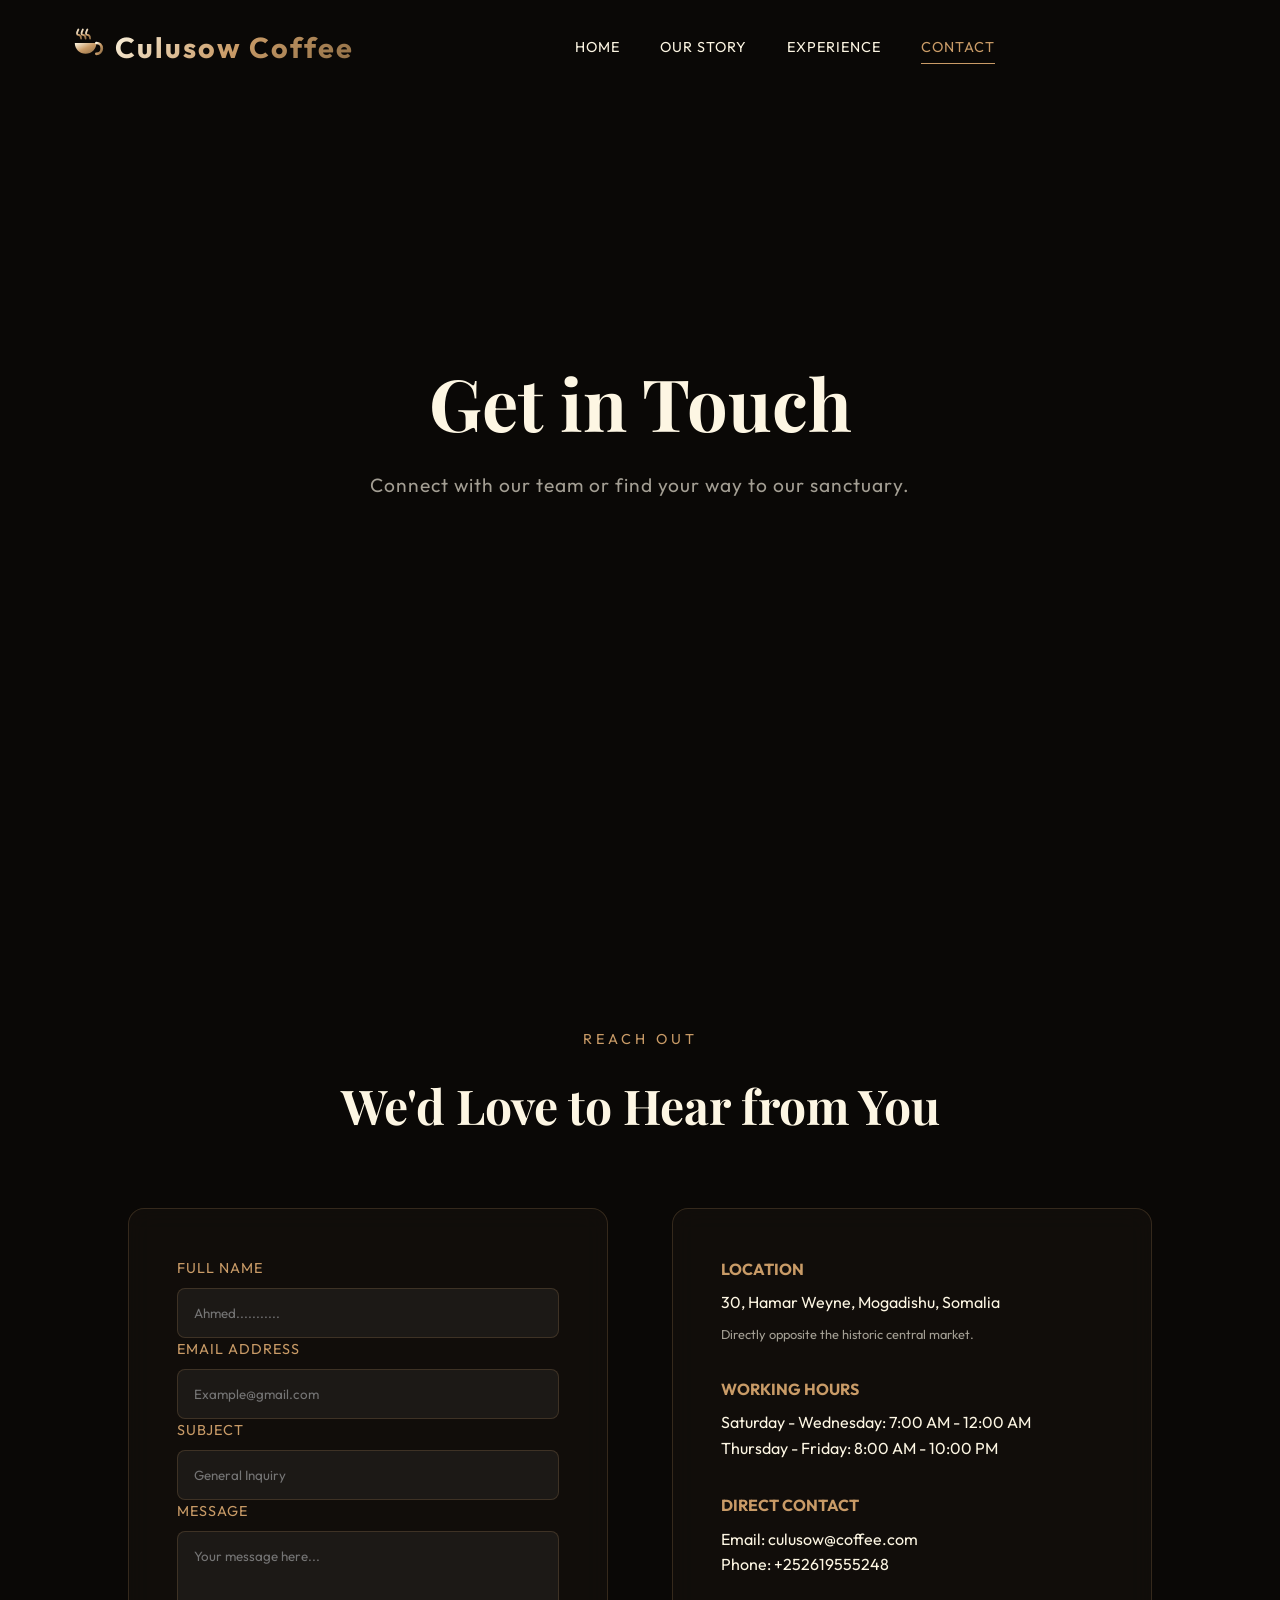
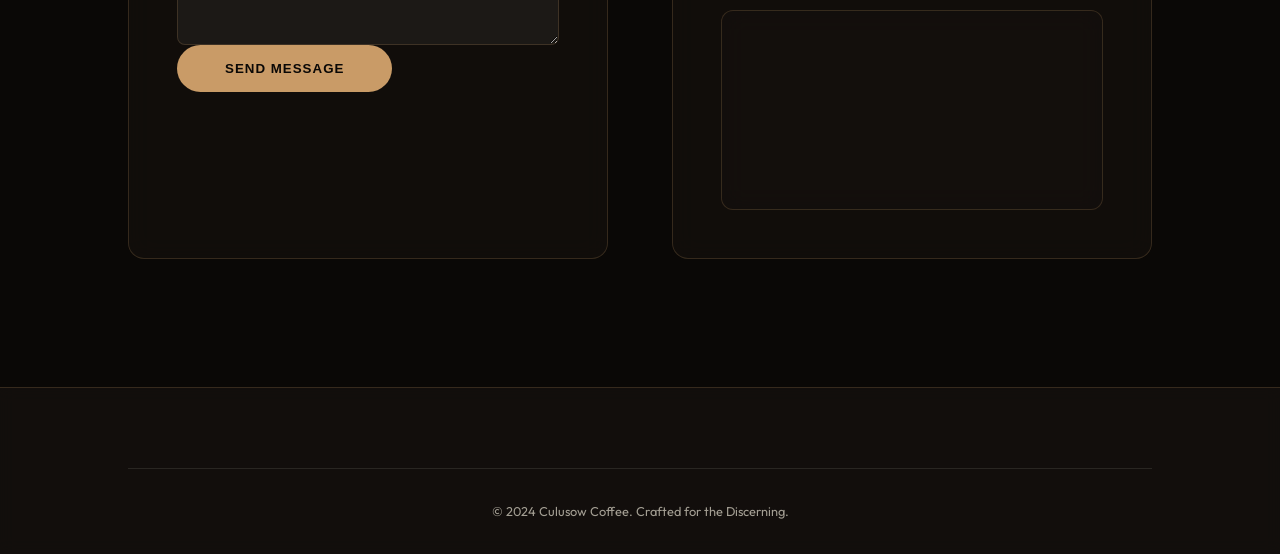
<file: contact.html>
<!DOCTYPE html>
<html lang="en">
<head>
    <meta charset="UTF-8">
    <meta name="viewport" content="width=device-width, initial-scale=1.0">
    <title>Contact | Culusow Coffee</title>
    <meta name="description" content="Get in touch with Culusow Coffee. Visit us in Mogadishu or reach out for inquiries and bookings.">
    <link rel="stylesheet" href="style.css">
    <style>
        .contact-container {
            display: grid;
            grid-template-columns: 1fr 1fr;
            gap: 4rem;
            margin-top: 4rem;
        }
        .contact-form {
            display: flex;
            flex-direction: column;
            gap: 1.5rem;
        }
        .form-group {
            display: flex;
            flex-direction: column;
            gap: 0.5rem;
        }
        .form-group label {
            font-size: 0.9rem;
            color: var(--accent-primary);
            text-transform: uppercase;
            letter-spacing: 1px;
        }
        .form-group input, .form-group textarea {
            background: rgba(255, 255, 255, 0.05);
            border: 1px solid var(--glass-border);
            padding: 1rem;
            border-radius: 8px;
            color: var(--text-primary);
            font-family: inherit;
            transition: var(--transition-fast);
        }
        .form-group input:focus, .form-group textarea:focus {
            outline: none;
            border-color: var(--accent-primary);
            background: rgba(255, 255, 255, 0.1);
        }
        .submit-btn {
            padding: 1rem 3rem;
            background: var(--accent-primary);
            border: none;
            border-radius: 50px;
            color: var(--bg-primary);
            font-weight: 600;
            text-transform: uppercase;
            letter-spacing: 1px;
            cursor: pointer;
            transition: var(--transition-smooth);
            align-self: flex-start;
        }
        .submit-btn:hover {
            opacity: 0.9;
            transform: translateY(-2px);
        }
        .contact-info-card {
            padding: 3rem;
        }
        .info-item {
            margin-bottom: 2rem;
        }
        .info-item h4 {
            color: var(--accent-primary);
            margin-bottom: 0.5rem;
            text-transform: uppercase;
            font-size: 1rem;
        }
        @media (max-width: 968px) {
            .contact-container { grid-template-columns: 1fr; }
        }
    </style>
</head>
<body>
    <nav id="navbar">
         <a href="#" class="logo" style="display: inline-flex; align-items: center; gap: 0.5rem; text-decoration: none;">
            <svg width="1.5em" height="1.5em" viewBox="0 0 48 48" fill="none" xmlns="http://www.w3.org/2000/svg">
                <defs>
                    <linearGradient id="goldGradientNav" x1="0%" y1="0%" x2="100%" y2="100%">
                        <stop offset="0%" stop-color="#fdf6e3" />
                        <stop offset="50%" stop-color="#c99b67" />
                        <stop offset="100%" stop-color="#8e6d45" />
                    </linearGradient>
                </defs>
                <path d="M12 20C12 26.6274 17.3726 32 24 32C30.6274 32 36 26.6274 36 20H12Z" fill="url(#goldGradientNav)"/>
                <path d="M36 20C39.3137 20 42 22.6863 42 26C42 29.3137 39.3137 32 36 32" stroke="url(#goldGradientNav)" stroke-width="3" stroke-linecap="round" fill="none"/>
                <path d="M19 15 Q19 11 16 11 T16 5" stroke="url(#goldGradientNav)" stroke-width="2" stroke-linecap="round" fill="none"/>
                <path d="M24 15 Q24 11 21 11 T21 5" stroke="url(#goldGradientNav)" stroke-width="2" stroke-linecap="round" fill="none"/>
                <path d="M29 15 Q29 11 26 11 T26 5" stroke="url(#goldGradientNav)" stroke-width="2" stroke-linecap="round" fill="none"/>
                <path d="M8 38H40" stroke="url(#goldGradientNav)" stroke-width="3" stroke-linecap="round" fill="none"/>
            </svg>
            <span style="background: linear-gradient(135deg, #fdf6e3 0%, #c99b67 50%, #8e6d45 100%); -webkit-background-clip: text; -webkit-text-fill-color: transparent;">Culusow Coffee</span>
        </a>
        <div class="nav-links">
            <a href="index.html">Home</a>
            <a href="story.html">Our Story</a>
            <a href="experience.html">Experience</a>
            <a href="contact.html" class="active">Contact</a>
        </div>
        <div class="mobile-menu-btn" id="mobile-btn">
            <span></span>
            <span></span>
            <span></span>
        </div>
    </nav>

    <header class="hero sub-hero" id="home">
        <div class="hero-bg" style="background-image: linear-gradient(to bottom, rgba(10, 8, 6, 0.4), rgba(10, 8, 6, 0.7)), url('https://images.unsplash.com/photo-1541167760496-1628856ab772?ixlib=rb-1.2.1&auto=format&fit=crop&w=1950&q=80');"></div>
        <div class="hero-content">
            <h1>Get in Touch</h1>
            <p>Connect with our team or find your way to our sanctuary.</p>
        </div>
    </header>

    <section class="contact-section">
        <div class="section-title reveal active">
            <span>Reach Out</span>
            <h2>We'd Love to Hear from You</h2>
        </div>

        <div class="contact-container reveal active">
            <div class="contact-form glass" style="padding: 3rem;">
                <form id="coffee-contact-form">
                    <div class="form-group">
                        <label for="name">Full Name</label>
                        <input type="text" id="name" placeholder="Ahmed..........." required>
                    </div>
                    <div class="form-group">
                        <label for="email">Email Address</label>
                        <input type="email" id="email" placeholder="Example@gmail.com" required>
                    </div>
                    <div class="form-group">
                        <label for="subject">Subject</label>
                        <input type="text" id="subject" placeholder="General Inquiry" required>
                    </div>
                    <div class="form-group">
                        <label for="message">Message</label>
                        <textarea id="message" rows="5" placeholder="Your message here..." required></textarea>
                    </div>
                    <button type="submit" class="submit-btn">Send Message</button>
                </form>
            </div>

            <div class="contact-info-card glass">
                <div class="info-item">
                    <h4>Location</h4>
                    <p>30, Hamar Weyne, Mogadishu, Somalia</p>
                    <p style="font-size: 0.8rem; margin-top: 0.5rem; color: var(--text-secondary);">Directly opposite the historic central market.</p>
                </div>
                <div class="info-item">
                    <h4>Working Hours</h4>
                    <p>Saturday - Wednesday: 7:00 AM - 12:00 AM</p>
                    <p>Thursday - Friday: 8:00 AM - 10:00 PM</p>
                </div>
                <div class="info-item">
                    <h4>Direct Contact</h4>
                    <p>Email: <a href="mailto:culusow@coffee.com" style="color: var(--text-primary); text-decoration: none;">culusow@coffee.com</a></p>
                    <p>Phone: +252619555248</p>
                </div>
                <!-- Map -->
                <div class="map-container glass" style="height: 200px; border-radius: 12px; margin-top: 2rem; overflow: hidden;">
                    <iframe width="100%" height="100%" frameborder="0" scrolling="no" marginheight="0" marginwidth="0" src="https://maps.google.com/maps?q=Hamar%20Weyne,%20Banadir,%20Somalia&t=&z=14&ie=UTF8&iwloc=&output=embed" style="border: none;"></iframe>
                </div>
            </div>
        </div>
    </section>

    <footer id="contact">
        <div class="footer-bottom">
            &copy; 2024 Culusow Coffee. Crafted for the Discerning.
        </div>
    </footer>

    <script src="script.js"></script>
    <script>
        document.getElementById('coffee-contact-form').addEventListener('submit', (e) => {
            e.preventDefault();
            alert('Thank you for your message! Our team will get back to you shortly.');
            e.target.reset();
        });
    </script>
</body>
</html>
</file>
<file: style.css>
@import url('https://fonts.googleapis.com/css2?family=Outfit:wght@300;400;600;700&family=Playfair+Display:ital,wght@0,400;0,700;1,400&display=swap');

:root {
  --bg-primary: #0a0806;
  --bg-secondary: #14110e;
  --accent-primary: #c99b67;
  --accent-secondary: #8e6d45;
  --text-primary: #fdf6e3;
  --text-secondary: #a39e93;
  --glass-bg: rgba(20, 17, 14, 0.7);
  --glass-border: rgba(201, 155, 103, 0.2);
  --transition-smooth: all 0.5s cubic-bezier(0.4, 0, 0.2, 1);
  --transition-fast: all 0.3s ease;
}

* {
  margin: 0;
  padding: 0;
  box-sizing: border-box;
}

html {
  scroll-behavior: smooth;
}

body {
  font-family: 'Outfit', sans-serif;
  background-color: var(--bg-primary);
  background-image: linear-gradient(rgba(10, 8, 6, 0.85), rgba(10, 8, 6, 0.85)), url('https://images.unsplash.com/photo-1495474472287-4d71bcdd2085?ixlib=rb-1.2.1&auto=format&fit=crop&w=1950&q=80');
  background-size: cover;
  background-position: center;
  background-attachment: fixed;
  color: var(--text-primary);
  line-height: 1.6;
  overflow-x: hidden;
}

h1, h2, h3, .accent-font {
  font-family: 'Playfair Display', serif;
}

/* Scrollbar */
::-webkit-scrollbar {
  width: 8px;
}

::-webkit-scrollbar-track {
  background: var(--bg-primary);
}

::-webkit-scrollbar-thumb {
  background: var(--accent-secondary);
  border-radius: 4px;
}

/* Glassmorphism Utility */
.glass {
  background: var(--glass-bg);
  backdrop-filter: blur(12px);
  -webkit-backdrop-filter: blur(12px);
  border: 1px solid var(--glass-border);
  border-radius: 16px;
}

/* Navigation */
nav {
  position: fixed;
  top: 0;
  width: 100%;
  padding: 1.5rem 5%;
  display: flex;
  justify-content: space-between;
  align-items: center;
  z-index: 1000;
  transition: var(--transition-smooth);
}

nav.scrolled {
  padding: 1rem 5%;
  background: rgba(10, 8, 6, 0.9);
  backdrop-filter: blur(10px);
}

.logo {
  font-size: 1.8rem;
  font-weight: 700;
  letter-spacing: 2px;
  color: var(--accent-primary);
  text-decoration: none;
}

.nav-links {
  display: flex;
  gap: 2.5rem;
}

.nav-links a { 
  text-decoration: none;
  color: var(--text-primary);
  font-weight: 400;
  font-size: 0.9rem;
  text-transform: uppercase;
  letter-spacing: 1px;
  transition: var(--transition-smooth);
  position: relative;
}

.nav-links a::after {
  content: '';
  position: absolute;
  bottom: -5px;
  left: 0;
  width: 0;
  height: 1px;
  background: var(--accent-primary);
  transition: var(--transition-smooth);
}

.nav-links a:hover::after {
  width: 100%;
}

.nav-links a:hover,
.nav-links a.active {
  color: var(--accent-primary);
}

.nav-links a.active::after {
  width: 100%;
}

/* Hero Section */
.hero {
  height: 100vh;
  width: 100%;
  display: flex;
  align-items: center;
  justify-content: center;
  position: relative;
  overflow: hidden;
  background: transparent;
}

.hero-bg {
  position: absolute;
  top: 0;
  left: 0;
  width: 100%;
  height: 100%;
  background-image: linear-gradient(to bottom, rgba(10, 8, 6, 0.3), rgba(10, 8, 6, 0.6)), url('https://images.unsplash.com/photo-1501339847302-ac426a4a7cbb?ixlib=rb-1.2.1&auto=format&fit=crop&w=1950&q=80');
  background-size: cover;
  background-position: center;
  z-index: -1;
  transform: scale(1.1);
  transition: transform 10s ease-out;
}

.hero:hover .hero-bg {
  transform: scale(1);
}

.hero-content {
  text-align: center;
  max-width: 900px;
  padding: 0 2rem;
}

.hero-content h1 {
  font-size: clamp(2.5rem, 8vw, 4.5rem);
  font-weight: 700;
  margin-bottom: 1.5rem;
  line-height: 1.2;
  opacity: 0;
  transform: translateY(30px);
  animation: fadeInUp 1s forwards 0.5s;
}

.hero-content p {
  font-size: 1.2rem;
  color: var(--text-secondary);
  margin-bottom: 2.5rem;
  letter-spacing: 1px;
  opacity: 0;
  transform: translateY(30px);
  animation: fadeInUp 1s forwards 0.8s;
}

.cta-btn {
  display: inline-block;
  padding: 1.2rem 3rem;
  background: var(--accent-primary);
  color: var(--bg-primary);
  text-decoration: none;
  font-weight: 600;
  border-radius: 50px;
  text-transform: uppercase;
  letter-spacing: 1px;
  transition: var(--transition-smooth);
  border: 1px solid var(--accent-primary);
  opacity: 0;
  transform: translateY(30px);
  animation: fadeInUp 1s forwards 1.1s;
}

.cta-btn:hover {
  background: transparent;
  color: var(--accent-primary);
}

/* Sections General */
section {
  padding: 8rem 10%;
  background: transparent;
}

.section-title {
  text-align: center;
  margin-bottom: 4rem;
}

.section-title span {
  display: block;
  font-size: 0.9rem;
  color: var(--accent-primary);
  text-transform: uppercase;
  letter-spacing: 4px;
  margin-bottom: 1rem;
}

.section-title h2 {
  font-size: 3rem;
  font-weight: 700;
}

/* About Section */
.about-grid {
  display: grid;
  grid-template-columns: 1fr 1fr;
  gap: 4rem;
  align-items: center;
}

.about-text h3 {
  font-size: 2.2rem;
  margin-bottom: 1.5rem;
}

.about-text p {
  color: var(--text-secondary);
  margin-bottom: 2rem;
  font-size: 1.1rem;
}

.about-image {
  position: relative;
  border-radius: 20px;
  overflow: hidden;
  height: 500px;
}

.about-image img {
  width: 100%;
  height: 100%;
  object-fit: cover;
  transition: var(--transition-smooth);
}

/* Menu Section */
.menu-filters {
  display: flex;
  justify-content: center;
  gap: 2rem;
  margin-bottom: 3rem;
}

.filter-btn {
  background: transparent;
  border: none;
  color: var(--text-secondary);
  font-family: inherit;
  font-size: 1rem;
  cursor: pointer;
  transition: var(--transition-smooth);
  padding-bottom: 5px;
  border-bottom: 1px solid transparent;
}

.filter-btn.active, .filter-btn:hover {
  color: var(--accent-primary);
  border-bottom: 1px solid var(--accent-primary);
}

.menu-grid {
  display: grid;
  grid-template-columns: repeat(auto-fit, minmax(300px, 1fr));
  gap: 2.5rem;
}

.menu-item {
  padding: 0;
  overflow: hidden;
  display: flex;
  flex-direction: column;
  transition: var(--transition-smooth);
}

.menu-item:hover {
  transform: translateY(-10px);
}

.item-img {
  width: 100%;
  height: 200px;
  overflow: hidden;
}

.item-img img {
  width: 100%;
  height: 100%;
  object-fit: cover;
  transition: var(--transition-smooth);
}

.menu-item:hover .item-img img {
  transform: scale(1.1);
}

.item-content-wrapper {
  padding: 1.5rem 2rem 2rem;
}

.item-header {
  display: flex;
  justify-content: space-between;
  align-items: baseline;
  margin-bottom: 0.5rem;
}

.item-header h4 {
  font-size: 1.4rem;
  font-weight: 600;
}

.item-price {
  color: var(--accent-primary);
  font-weight: 600;
}

.item-desc {
  color: var(--text-secondary);
  font-size: 0.95rem;
}

/* Contact Footer */
footer {
  padding: 5rem 10% 2rem;
  background: rgba(20, 17, 14, 0.8);
  backdrop-filter: blur(8px);
  border-top: 1px solid var(--glass-border);
}

.footer-grid {
  display: grid;
  grid-template-columns: repeat(auto-fit, minmax(200px, 1fr));
  gap: 4rem;
  margin-bottom: 4rem;
}

.footer-col h5 {
  color: var(--accent-primary);
  font-size: 1.2rem;
  margin-bottom: 1.5rem;
}

.footer-col p, .footer-col a {
  color: var(--text-secondary);
  text-decoration: none;
  display: block;
  margin-bottom: 1rem;
}

.footer-bottom {
  text-align: center;
  padding-top: 2rem;
  border-top: 1px solid rgba(253, 246, 227, 0.1);
  font-size: 0.8rem;
  color: var(--text-secondary);
}

/* Animations */
@keyframes fadeInUp {
  from {
    opacity: 0;
    transform: translateY(30px);
  }
  to {
    opacity: 1;
    transform: translateY(0);
  }
}

.reveal {
  opacity: 0;
  transform: translateY(50px);
  transition: all 1s ease-out;
}

.reveal.active {
  opacity: 1;
  transform: translateY(0);
}

/* Responsive */
@media (max-width: 968px) {
  .hero-content h1 { font-size: 3.5rem; }
  .about-grid { grid-template-columns: 1fr; }
  .nav-links { display: none; }
  
  .mobile-menu-btn {
    display: flex;
    flex-direction: column;
    gap: 6px;
    cursor: pointer;
  }

  .mobile-menu-btn span {
    display: block;
    width: 25px;
    height: 2px;
    background: var(--accent-primary);
    transition: var(--transition-fast);
  }

  .mobile-menu-btn.active span:nth-child(1) {
    transform: translateY(8px) rotate(45deg);
  }

  .mobile-menu-btn.active span:nth-child(2) {
    opacity: 0;
  }

  .mobile-menu-btn.active span:nth-child(3) {
    transform: translateY(-8px) rotate(-45deg);
  }
}
</file>
